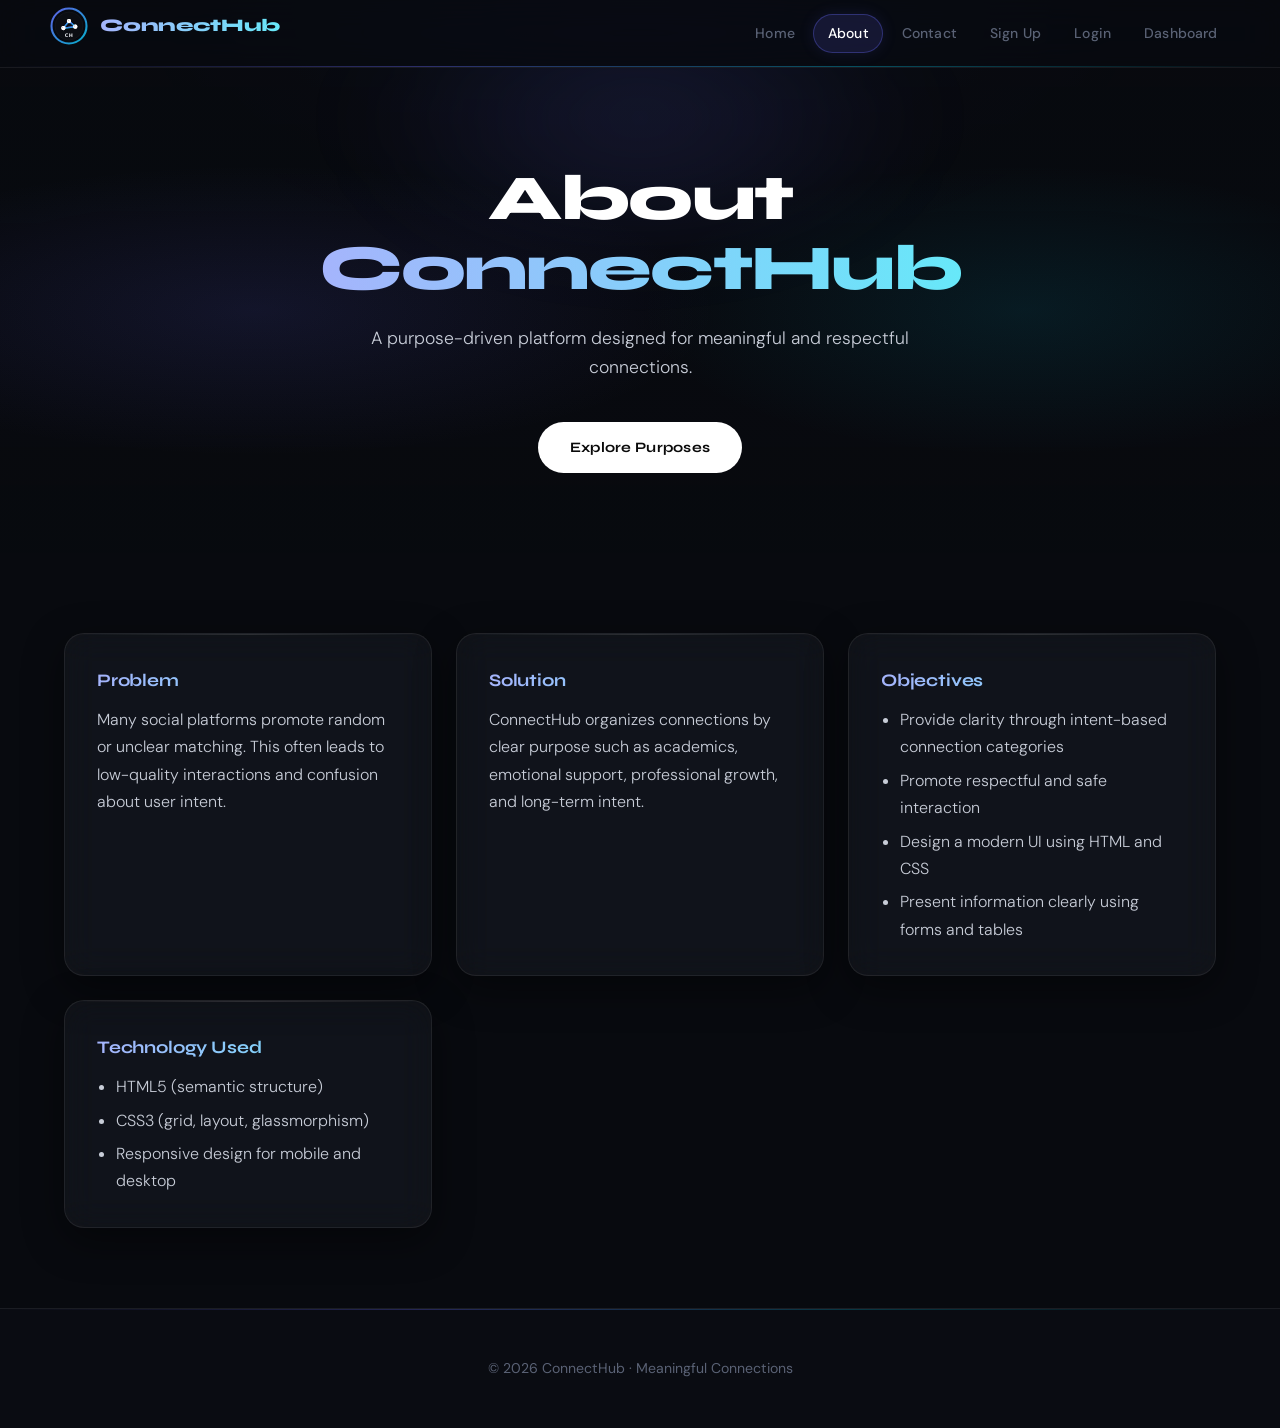
<file: about.html>
<!DOCTYPE html>
<html lang="en">
<head>
  <meta charset="UTF-8" />
  <meta name="viewport" content="width=device-width, initial-scale=1.0" />
  <title>About | ConnectHub</title>
  <link rel="stylesheet" href="style.css" />
</head>

<body>
<header class="navbar">
  <h1 class="logo">
  <a href="index.html" class="logo-wrap" aria-label="ConnectHub Home">
    <svg class="logo-icon" xmlns="http://www.w3.org/2000/svg" width="42" height="42" viewBox="0 0 120 120" role="img" aria-label="ConnectHub logo">
      <defs>
        <linearGradient id="chGrad" x1="0%" y1="0%" x2="100%" y2="100%">
          <stop offset="0%" stop-color="#6366F1"/>
          <stop offset="100%" stop-color="#06B6D4"/>
        </linearGradient>

        <filter id="softGlow" x="-30%" y="-30%" width="160%" height="160%">
          <feGaussianBlur stdDeviation="2.2" result="blur"/>
          <feMerge>
            <feMergeNode in="blur"/>
            <feMergeNode in="SourceGraphic"/>
          </feMerge>
        </filter>
      </defs>

      <circle cx="60" cy="60" r="50" fill="none" stroke="url(#chGrad)" stroke-width="6" opacity="0.95"/>
      <circle cx="60" cy="60" r="40" fill="#0b0d12" stroke="rgba(255,255,255,0.10)" stroke-width="1"/>

      <g stroke="url(#chGrad)" stroke-width="4" stroke-linecap="round" filter="url(#softGlow)">
        <line x1="44" y1="66" x2="60" y2="46"/>
        <line x1="60" y1="46" x2="78" y2="62"/>
        <line x1="44" y1="66" x2="78" y2="62"/>
      </g>

      <g filter="url(#softGlow)">
        <circle cx="60" cy="46" r="6" fill="#ffffff"/>
        <circle cx="44" cy="66" r="6" fill="#ffffff"/>
        <circle cx="78" cy="62" r="6" fill="#ffffff"/>

        <circle cx="58" cy="44" r="1.2" fill="#0b0d12" opacity="0.55"/>
        <circle cx="42" cy="64" r="1.2" fill="#0b0d12" opacity="0.55"/>
        <circle cx="76" cy="60" r="1.2" fill="#0b0d12" opacity="0.55"/>
      </g>

      <text x="60" y="92" text-anchor="middle"
            font-size="14"
            font-family="system-ui, -apple-system, Segoe UI, Roboto, Arial"
            font-weight="800"
            fill="#e5e7eb"
            letter-spacing="1">CH</text>
    </svg>

    <span class="logo-text">ConnectHub</span>
  </a>
</h1>
  <nav class="nav-links">
    <a href="index.html">Home</a>
   <a class="active" href="about.html">About</a>
    <a href="contact.html">Contact</a>
    <a href="signup.html">Sign Up</a>
    <a href="login.html">Login</a>
    <a href="dashboard.html">Dashboard</a>
  </nav>
</header>

<section class="hero hero-small">
  <div class="hero-inner">
    <h2>About <span>ConnectHub</span></h2>
    <p>A purpose-driven platform designed for meaningful and respectful connections.</p>
    <a href="explore.html" class="btn">Explore Purposes</a>
  </div>
</section>

<section class="container">
  <div class="about-grid">
    <article class="glass about-card">
      <h3>Problem</h3>
      <p>
        Many social platforms promote random or unclear matching. This often leads to
        low-quality interactions and confusion about user intent.
      </p>
    </article>

    <article class="glass about-card">
      <h3>Solution</h3>
      <p>
        ConnectHub organizes connections by clear purpose such as academics,
        emotional support, professional growth, and long-term intent.
      </p>
    </article>

    <article class="glass about-card">
      <h3>Objectives</h3>
      <ul class="bullets">
        <li>Provide clarity through intent-based connection categories</li>
        <li>Promote respectful and safe interaction</li>
        <li>Design a modern UI using HTML and CSS</li>
        <li>Present information clearly using forms and tables</li>
      </ul>
    </article>

    <article class="glass about-card">
      <h3>Technology Used</h3>
      <ul class="bullets">
        <li>HTML5 (semantic structure)</li>
        <li>CSS3 (grid, layout, glassmorphism)</li>
        <li>Responsive design for mobile and desktop</li>
      </ul>
    </article>
  </div>
</section>

<footer class="footer">
  <p>© 2026 ConnectHub · Meaningful Connections</p>
</footer>
<div id="toast"></div>
</body>
</html>
</file>
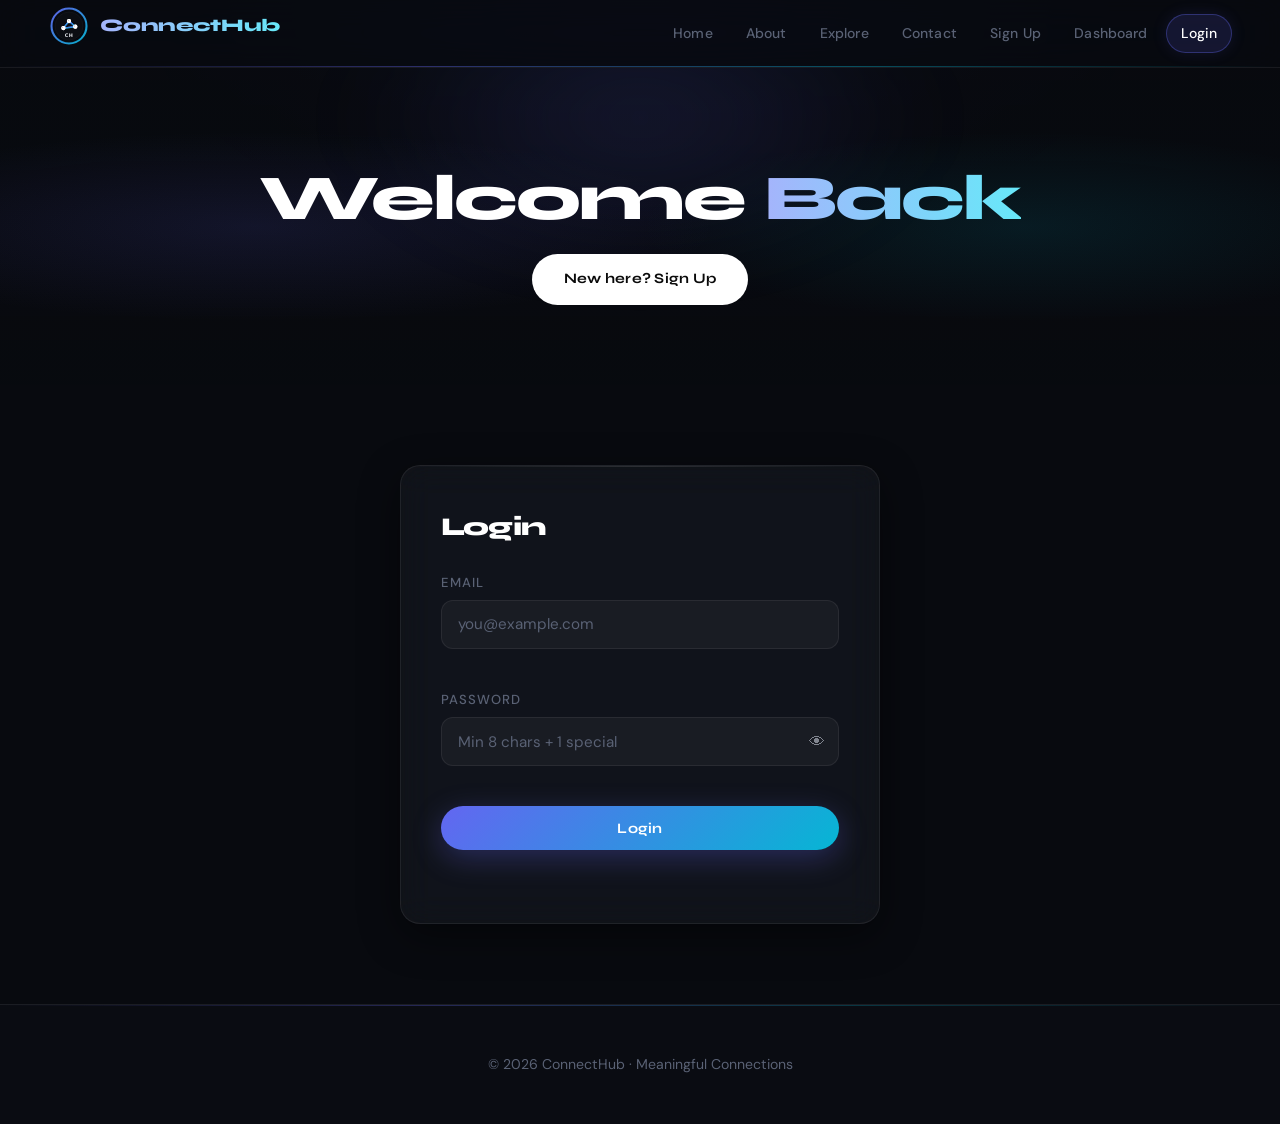
<file: dashboard.html>
<!DOCTYPE html>
<html lang="en">
<head>
  <meta charset="UTF-8" />
  <meta name="viewport" content="width=device-width, initial-scale=1.0"/>
  <title>Dashboard | ConnectHub</title>
  <link rel="stylesheet" href="style.css"/>
</head>

<body class="dashboard-body">

<!-- 🔥 SIDEBAR -->
<aside class="sidebar">
  <h2 class="logo-text">ConnectHub</h2>

  <nav>
    <a class="active" href="#"> Dashboard</a>
    <a href="explore.html"> Explore</a>
    <a href="contact.html"> Contact</a>
    <a href="index.html"> Home</a>
    <a href="about.html"> About</a>
    <a href="login.html"> Login</a>
  </nav>

  <button id="logoutBtn" class="btn btn-small">Logout</button>
</aside>

<!-- 🔥 MAIN CONTENT -->
<main class="main">

  <!-- USER HEADER -->
  <div class="dashboard-header glass">
    <h1 id="welcomeText">Welcome</h1>
    <p id="userEmail"></p>
  </div>

  <!-- STATS -->
  <div class="stats">
    <div class="stat-card">
      <h3>📅 Last Login</h3>
      <p id="lastLogin">—</p>
    </div>

    <div class="stat-card">
      <h3>🔑 Total Logins</h3>
      <p id="loginCount">0</p>
    </div>

    <div class="stat-card">
      <h3>⭐ Saved Profiles</h3>
      <p id="savedCount">0</p>
    </div>
  </div>

  <!-- SAVED USERS -->
  <div class="glass saved-box">
    <h2>⭐ Saved Profiles</h2>
    <div id="savedList"></div>
  </div>

</main>

<script src="script.js"></script>
</body>
</html>
</file>
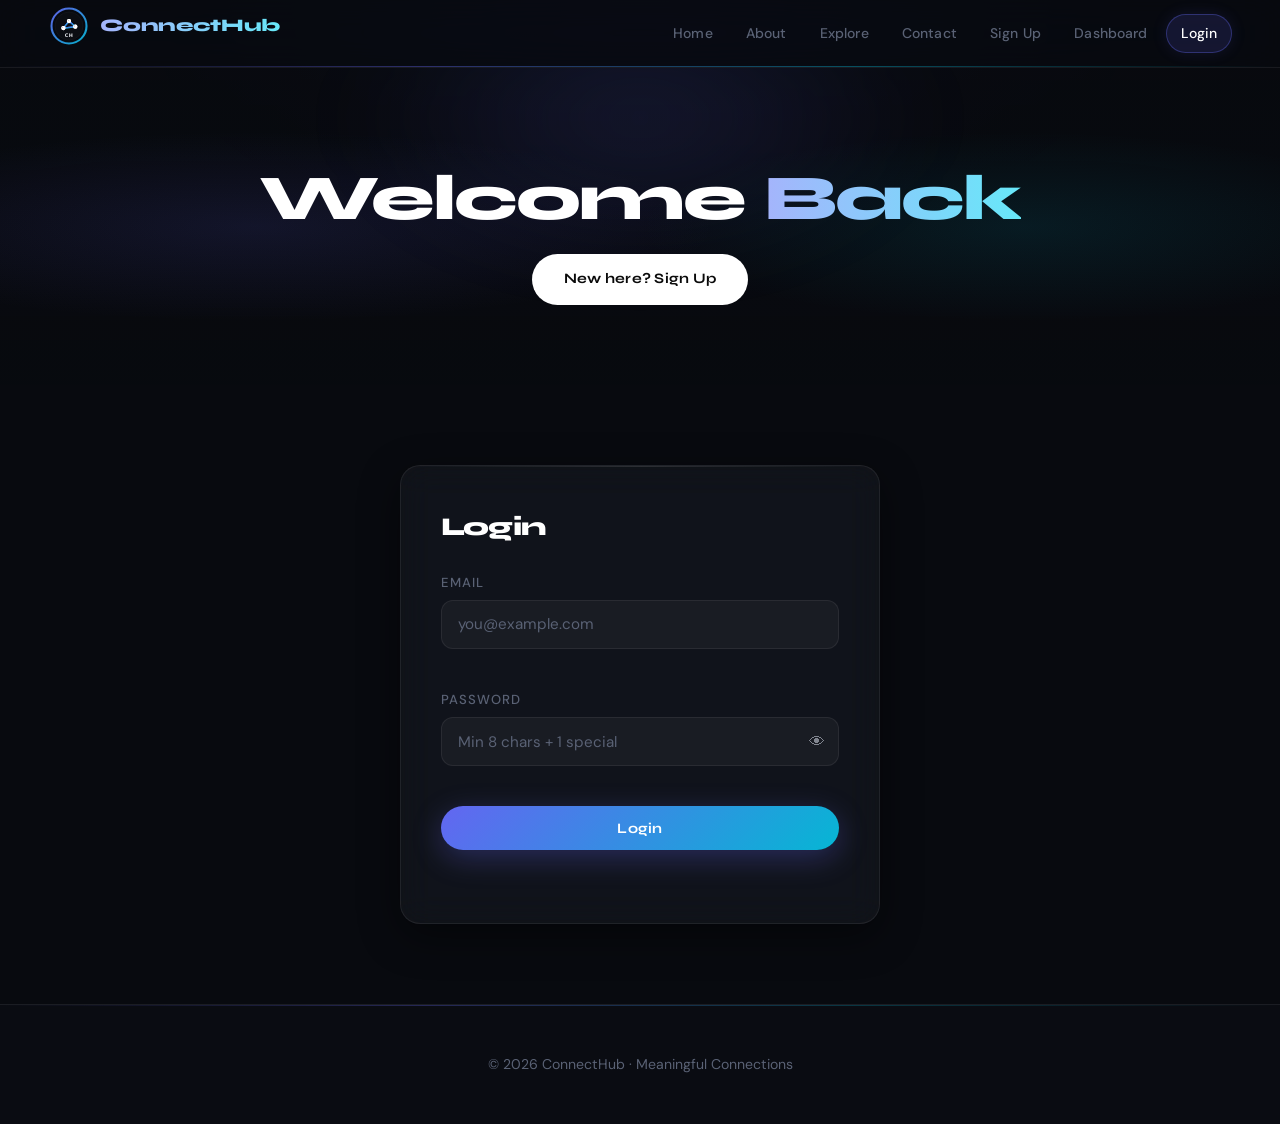
<file: login.html>
<!doctype html>
<html lang="en">
  <head>
    <meta charset="UTF-8" />
    <meta name="viewport" content="width=device-width, initial-scale=1.0" />
    <title>Login | ConnectHub</title>
    <link rel="stylesheet" href="style.css" />
  </head>

  <body>
    <div id="loader">Loading ConnectHub...</div>
    <header class="navbar">
      <h1 class="logo">
        <a href="index.html" class="logo-wrap" aria-label="ConnectHub Home">
          <svg class="logo-icon" xmlns="http://www.w3.org/2000/svg" width="42" height="42" viewBox="0 0 120 120" role="img" aria-label="ConnectHub logo">
            <defs>
              <linearGradient id="chGrad" x1="0%" y1="0%" x2="100%" y2="100%">
                <stop offset="0%" stop-color="#6366F1"/>
                <stop offset="100%" stop-color="#06B6D4"/>
              </linearGradient>

              <filter id="softGlow" x="-30%" y="-30%" width="160%" height="160%">
                <feGaussianBlur stdDeviation="2.2" result="blur"/>
                <feMerge>
                  <feMergeNode in="blur"/>
                  <feMergeNode in="SourceGraphic"/>
                </feMerge>
              </filter>
            </defs>

            <circle cx="60" cy="60" r="50" fill="none" stroke="url(#chGrad)" stroke-width="6" opacity="0.95"/>
            <circle cx="60" cy="60" r="40" fill="#0b0d12" stroke="rgba(255,255,255,0.10)" stroke-width="1"/>

            <g stroke="url(#chGrad)" stroke-width="4" stroke-linecap="round" filter="url(#softGlow)">
              <line x1="44" y1="66" x2="60" y2="46"/>
              <line x1="60" y1="46" x2="78" y2="62"/>
              <line x1="44" y1="66" x2="78" y2="62"/>
            </g>

            <g filter="url(#softGlow)">
              <circle cx="60" cy="46" r="6" fill="#ffffff"/>
              <circle cx="44" cy="66" r="6" fill="#ffffff"/>
              <circle cx="78" cy="62" r="6" fill="#ffffff"/>

              <circle cx="58" cy="44" r="1.2" fill="#0b0d12" opacity="0.55"/>
              <circle cx="42" cy="64" r="1.2" fill="#0b0d12" opacity="0.55"/>
              <circle cx="76" cy="60" r="1.2" fill="#0b0d12" opacity="0.55"/>
            </g>

            <text x="60" y="92" text-anchor="middle"
                  font-size="14"
                  font-family="system-ui, -apple-system, Segoe UI, Roboto, Arial"
                  font-weight="800"
                  fill="#e5e7eb"
                  letter-spacing="1">CH</text>
          </svg>

          <span class="logo-text">ConnectHub</span>
        </a>
      </h1>

      <nav class="nav-links">
        <a href="index.html">Home</a>
        <a href="about.html">About</a>
        <a href="explore.html">Explore</a>
        <a href="contact.html">Contact</a>
        <a href="signup.html">Sign Up</a>
        <a href="dashboard.html">Dashboard</a>
        <a class="active" href="login.html" aria-current="page">Login</a>
      </nav>
    </header>

    <section class="hero hero-small">
      <div class="hero-inner">
        <h2>Welcome <span>Back</span></h2>
        <a href="signup.html" class="btn">New here? Sign Up</a>
      </div>
    </section>

    <section class="container">
      <div class="glass auth-wrap">
        <h3 class="auth-title">Login</h3>

        <form
          id="loginForm"
          class="form-grid"
          autocomplete="on"
          novalidate
        >
          <div class="field">
            <label for="li_email">Email</label>
            <input
              id="li_email"
              name="email"
              type="email"
              required
              placeholder="you@example.com"
            />
            <small class="error" id="liEmailError"></small>
          </div>

          <div class="field">
  <label for="li_password">Password</label>

  <div class="password-wrap">
    <input
      id="li_password"
      name="password"
      type="password"
      required
      placeholder="Min 8 chars + 1 special"
      minlength="8"
      pattern="^(?=.*[^A-Za-z0-9]).{8,}$"
      title="Password must be at least 8 characters and contain at least 1 special character."
    />
    <span onclick="togglePassword('li_password')">👁</span>
  </div>

  <small class="error" id="liPasswordError"></small>
</div>

          <button type="submit" class="btn btn-solid">Login</button>

          <p class="muted-note" id="loginStatus">
          </p>
        </form>
      </div>
    </section>

    <footer class="footer">
      <p>© 2026 ConnectHub · Meaningful Connections</p>
    </footer>

    <script src="script.js"></script>
    <div id="toast"></div>
  </body>
</html>
</file>
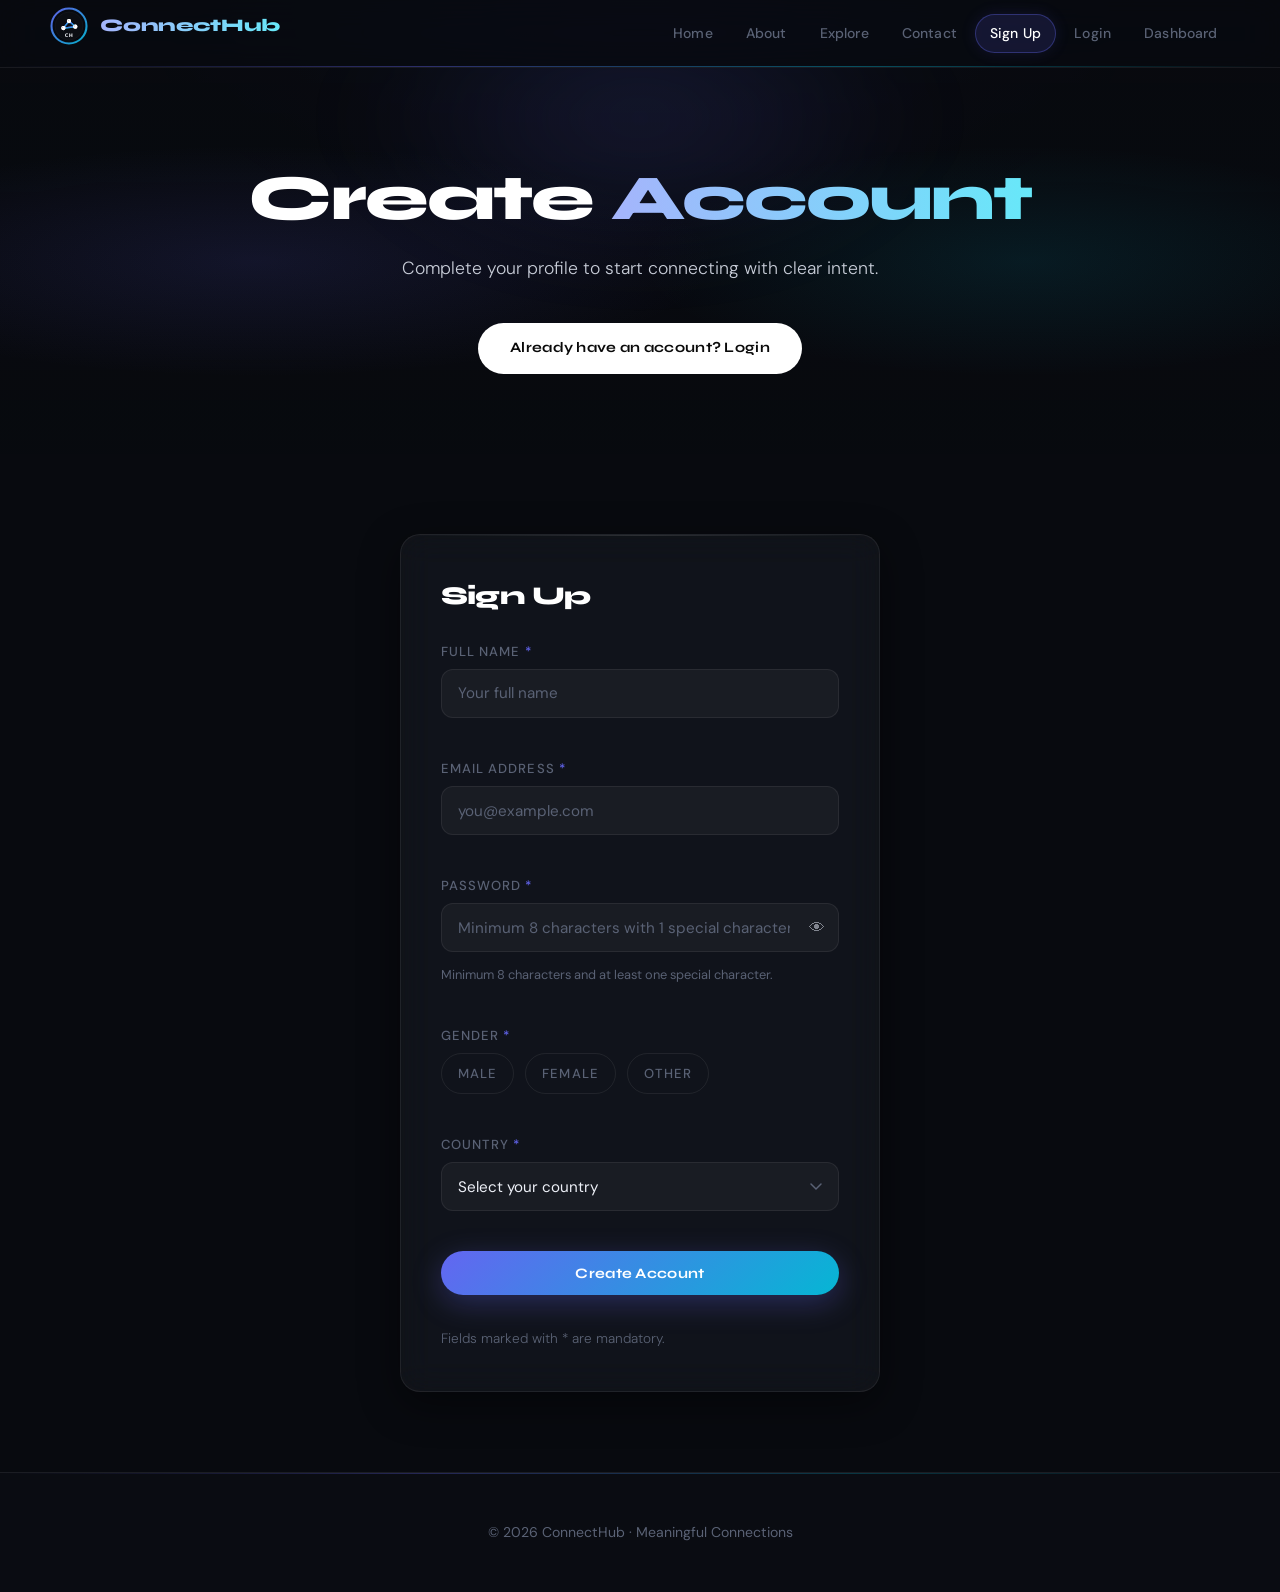
<file: signup.html>
<!doctype html>
<html lang="en">
  <head>
    <meta charset="UTF-8" />
    <meta name="viewport" content="width=device-width, initial-scale=1.0" />
    <title>Sign Up | ConnectHub</title>
    <link rel="stylesheet" href="style.css" />
  </head>

  <body>
    <div id="loader">Loading ConnectHub...</div>
    <header class="navbar">
      <h1 class="logo">
        <a href="index.html" class="logo-wrap" aria-label="ConnectHub Home">
          <svg class="logo-icon" xmlns="http://www.w3.org/2000/svg" width="42" height="42" viewBox="0 0 120 120" role="img" aria-label="ConnectHub logo">
            <defs>
              <linearGradient id="chGrad" x1="0%" y1="0%" x2="100%" y2="100%">
                <stop offset="0%" stop-color="#6366F1"/>
                <stop offset="100%" stop-color="#06B6D4"/>
              </linearGradient>

              <filter id="softGlow" x="-30%" y="-30%" width="160%" height="160%">
                <feGaussianBlur stdDeviation="2.2" result="blur"/>
                <feMerge>
                  <feMergeNode in="blur"/>
                  <feMergeNode in="SourceGraphic"/>
                </feMerge>
              </filter>
            </defs>

            <circle cx="60" cy="60" r="50" fill="none" stroke="url(#chGrad)" stroke-width="6" opacity="0.95"/>
            <circle cx="60" cy="60" r="40" fill="#0b0d12" stroke="rgba(255,255,255,0.10)" stroke-width="1"/>

            <g stroke="url(#chGrad)" stroke-width="4" stroke-linecap="round" filter="url(#softGlow)">
              <line x1="44" y1="66" x2="60" y2="46"/>
              <line x1="60" y1="46" x2="78" y2="62"/>
              <line x1="44" y1="66" x2="78" y2="62"/>
            </g>

            <g filter="url(#softGlow)">
              <circle cx="60" cy="46" r="6" fill="#ffffff"/>
              <circle cx="44" cy="66" r="6" fill="#ffffff"/>
              <circle cx="78" cy="62" r="6" fill="#ffffff"/>

              <circle cx="58" cy="44" r="1.2" fill="#0b0d12" opacity="0.55"/>
              <circle cx="42" cy="64" r="1.2" fill="#0b0d12" opacity="0.55"/>
              <circle cx="76" cy="60" r="1.2" fill="#0b0d12" opacity="0.55"/>
            </g>

            <text x="60" y="92" text-anchor="middle"
                  font-size="14"
                  font-family="system-ui, -apple-system, Segoe UI, Roboto, Arial"
                  font-weight="800"
                  fill="#e5e7eb"
                  letter-spacing="1">CH</text>
          </svg>

          <span class="logo-text">ConnectHub</span>
        </a>
      </h1>

      <nav class="nav-links">
        <a href="index.html">Home</a>
        <a href="about.html">About</a>
        <a href="explore.html">Explore</a>
        <a href="contact.html">Contact</a>
        <a class="active" href="signup.html" aria-current="page">Sign Up</a>
        <a href="login.html">Login</a>
        <a href="dashboard.html">Dashboard</a>
      
      </nav>
    </header>

    <section class="hero hero-small">
      <div class="hero-inner">
        <h2>Create <span>Account</span></h2>
        <p>Complete your profile to start connecting with clear intent.</p>
        <a href="login.html" class="btn">Already have an account? Login</a>
      </div>
    </section>

    <section class="container">
      <div class="glass auth-wrap">
        <h3 class="auth-title">Sign Up</h3>

        <form
          id="signupForm"
          class="form-grid"
          autocomplete="on"
          novalidate
        >
          <div class="field">
            <label for="su_name">Full Name <span class="req">*</span></label>
            <input
              id="su_name"
              name="name"
              type="text"
              placeholder="Your full name"
              required
              minlength="2"
              maxlength="50"
              pattern="^[A-Za-z][A-Za-z\s.'-]{1,49}$"
              title="Name must contain only letters and spaces (minimum 2 characters)."
            />
            <small class="error" id="suNameError"></small>
          </div>

          <div class="field">
            <label for="su_email">Email Address <span class="req">*</span></label>
            <input
              id="su_email"
              name="email"
              type="email"
              placeholder="you@example.com"
              required
              title="Enter a valid email address."
            />
            <small class="error" id="suEmailError"></small>
          </div>

          <div class="field">
  <label for="su_password">Password <span class="req">*</span></label>

  <div class="password-wrap">
    <input
      id="su_password"
      name="password"
      type="password"
      placeholder="Minimum 8 characters with 1 special character"
      required
      minlength="8"
      pattern="^(?=.*[^A-Za-z0-9]).{8,}$"
    />
    <span onclick="togglePassword('su_password')">👁</span>
  </div>

  <small class="help-text">
    Minimum 8 characters and at least one special character.
  </small>
  <small class="error" id="suPasswordError"></small>
</div>

          <div class="field">
            <label>Gender <span class="req">*</span></label>
            <div class="radio-row">
              <label class="radio-pill">
                <input type="radio" name="gender" value="Male" required />
                <span>Male</span>
              </label>
              <label class="radio-pill">
                <input type="radio" name="gender" value="Female" required />
                <span>Female</span>
              </label>
              <label class="radio-pill">
                <input type="radio" name="gender" value="Other" required />
                <span>Other</span>
              </label>
            </div>
            <small class="error" id="suGenderError"></small>
          </div>

          <div class="field">
            <label for="su_country">Country <span class="req">*</span></label>
            <select
              id="su_country"
              name="country"
              required
              title="Please select your country."
            >
              <option value="" selected disabled>Select your country</option>
              <option value="India">India</option>
              <option value="United States">United States</option>
              <option value="United Kingdom">United Kingdom</option>
              <option value="Canada">Canada</option>
              <option value="Australia">Australia</option>
              <option value="Other">Other</option>
            </select>
            <small class="error" id="suCountryError"></small>
          </div>

          <button type="submit" class="btn btn-solid">Create Account</button>

          <p class="muted-note" id="signupStatus">
            Fields marked with * are mandatory.
          </p>
        </form>
      </div>
    </section>

    <footer class="footer">
      <p>© 2026 ConnectHub · Meaningful Connections</p>
    </footer>

    <script src="script.js"></script>
    <div id="toast"></div>
  </body>
</html>
</file>
<file: style.css>
/* =========================
   CONNECTHUB — PREMIUM UI 2026
   Aesthetic: Dark Luxury / Editorial Aurora
========================= */

@import url('https://fonts.googleapis.com/css2?family=Syne:wght@400;600;700;800&family=DM+Sans:ital,opsz,wght@0,9..40,300;0,9..40,400;0,9..40,500;1,9..40,300&display=swap');

/* =========================
   CSS CUSTOM PROPERTIES
========================= */
:root {
  --bg: #080a0f;
  --bg-2: #0c0e14;
  --panel: #0f1118;
  --panel-2: #0a0c12;
  --border: rgba(255,255,255,0.07);
  --border-hover: rgba(255,255,255,0.14);
  --text: #c8cdd8;
  --text-bright: #edf0f7;
  --muted: #5a6275;
  --white: #ffffff;

  /* Aurora palette */
  --aurora-1: #6366f1;   /* indigo */
  --aurora-2: #8b5cf6;   /* violet */
  --aurora-3: #06b6d4;   /* cyan */
  --aurora-4: #0ea5e9;   /* sky */

  --grad: linear-gradient(135deg, var(--aurora-1), var(--aurora-3));
  --grad-text: linear-gradient(90deg, #a5b4fc, #67e8f9);
  --grad-warm: linear-gradient(135deg, #6366f1 0%, #8b5cf6 50%, #06b6d4 100%);

  --radius: 20px;
  --radius-sm: 12px;
  --radius-xs: 8px;

  --shadow-sm: 0 4px 20px rgba(0,0,0,0.3);
  --shadow-md: 0 12px 40px rgba(0,0,0,0.45);
  --shadow-lg: 0 24px 60px rgba(0,0,0,0.55);
  --shadow-glow: 0 0 40px rgba(99,102,241,0.15);

  --font-display: 'Syne', system-ui, sans-serif;
  --font-body: 'DM Sans', system-ui, sans-serif;

  --transition: all 0.28s cubic-bezier(0.4,0,0.2,1);
}

/* =========================
   RESET + BASE
========================= */
*, *::before, *::after {
  margin: 0; padding: 0;
  box-sizing: border-box;
}

html {
  scroll-behavior: smooth;
  scrollbar-width: thin;
  scrollbar-color: rgba(99,102,241,0.3) transparent;
}

html::-webkit-scrollbar { width: 5px; }
html::-webkit-scrollbar-track { background: transparent; }
html::-webkit-scrollbar-thumb {
  background: rgba(99,102,241,0.35);
  border-radius: 999px;
}

body {
  font-family: var(--font-body);
  background: var(--bg);
  color: var(--text);
  line-height: 1.65;
  min-height: 100vh;
  -webkit-font-smoothing: antialiased;
}

/* Ambient background glow */
body::before {
  content: '';
  position: fixed;
  top: -30vh;
  left: 50%;
  transform: translateX(-50%);
  width: 80vw;
  height: 60vh;
  background: radial-gradient(ellipse, rgba(99,102,241,0.08) 0%, transparent 70%);
  pointer-events: none;
  z-index: 0;
}

a { color: inherit; text-decoration: none; }

/* =========================
   LOADER
========================= */
#loader {
  position: fixed;
  inset: 0;
  background: var(--bg);
  display: flex;
  align-items: center;
  justify-content: center;
  z-index: 9999;
  font-family: var(--font-display);
  font-size: 1rem;
  font-weight: 700;
  letter-spacing: 0.15em;
  text-transform: uppercase;
  color: var(--muted);
  transition: opacity 0.5s ease, visibility 0.5s ease;
}

#loader::after {
  content: '';
  position: absolute;
  bottom: 0;
  left: 0;
  height: 2px;
  width: 0%;
  background: var(--grad);
  animation: loaderBar 0.9s ease-out forwards;
}

@keyframes loaderBar {
  to { width: 100%; }
}

/* =========================
   NAVBAR
========================= */
.navbar {
  display: flex;
  justify-content: space-between;
  align-items: center;
  padding: 0 3rem;
  height: 68px;
  background: rgba(8,10,15,0.82);
  backdrop-filter: blur(20px) saturate(180%);
  -webkit-backdrop-filter: blur(20px) saturate(180%);
  border-bottom: 1px solid var(--border);
  position: sticky;
  top: 0;
  z-index: 100;
  transition: var(--transition);
}

.navbar::after {
  content: '';
  position: absolute;
  bottom: 0;
  left: 0;
  right: 0;
  height: 1px;
  background: linear-gradient(90deg, transparent, rgba(99,102,241,0.4), rgba(6,182,212,0.4), transparent);
}

/* Logo */
.logo { font-weight: 800; color: var(--white); }

.logo-wrap {
  display: inline-flex;
  align-items: center;
  gap: 10px;
}

.logo-icon { display: block; flex: 0 0 auto; }

.logo-text {
  font-family: var(--font-display);
  font-weight: 800;
  font-size: 1.1rem;
  letter-spacing: -0.01em;
  background: var(--grad-text);
  -webkit-background-clip: text;
  -webkit-text-fill-color: transparent;
  background-clip: text;
}

/* Nav links */
.nav-links {
  display: flex;
  align-items: center;
  gap: 0.25rem;
}

.nav-links a {
  color: var(--muted);
  font-size: 0.875rem;
  font-weight: 500;
  padding: 0.45rem 0.85rem;
  border-radius: 999px;
  border: 1px solid transparent;
  letter-spacing: 0.01em;
  transition: var(--transition);
  white-space: nowrap;
}

.nav-links a:hover {
  color: var(--text-bright);
  background: rgba(255,255,255,0.05);
  border-color: var(--border);
}

.nav-links a.active {
  color: var(--white);
  background: rgba(99,102,241,0.15);
  border-color: rgba(99,102,241,0.35);
  box-shadow: 0 0 16px rgba(99,102,241,0.12);
}

.nav-user {
  font-size: 0.875rem;
  font-weight: 600;
  color: #a5b4fc;
  padding: 0 0.5rem;
}

.btn-small {
  padding: 0.4rem 0.85rem;
  font-size: 0.8rem;
  margin-left: 0.25rem;
}

/* =========================
   HERO
========================= */
.hero {
  position: relative;
  background:
    linear-gradient(rgba(8,10,15,0.75), rgba(8,10,15,0.9)),
    url("https://images.unsplash.com/photo-1522202176988-66273c2fd55f")
    center / cover no-repeat;
  padding: 9rem 4rem 8rem;
  text-align: center;
  overflow: hidden;
}

.hero::before {
  content: '';
  position: absolute;
  inset: 0;
  background:
    radial-gradient(ellipse 60% 50% at 20% 50%, rgba(99,102,241,0.12) 0%, transparent 60%),
    radial-gradient(ellipse 50% 50% at 80% 50%, rgba(6,182,212,0.10) 0%, transparent 60%);
  pointer-events: none;
}

/* Animated aurora orbs */
.hero::after {
  content: '';
  position: absolute;
  top: -100px;
  left: 50%;
  transform: translateX(-50%);
  width: 600px;
  height: 300px;
  background: radial-gradient(ellipse, rgba(99,102,241,0.14) 0%, transparent 70%);
  filter: blur(40px);
  animation: pulse 6s ease-in-out infinite;
}

@keyframes pulse {
  0%, 100% { opacity: 0.6; transform: translateX(-50%) scale(1); }
  50% { opacity: 1; transform: translateX(-50%) scale(1.1); }
}

.hero-small {
  padding: 6rem 4rem 5rem;
}

.hero-inner {
  position: relative;
  z-index: 1;
  max-width: 820px;
  margin: 0 auto;
}

.hero h2 {
  font-family: var(--font-display);
  font-size: clamp(2.5rem, 5vw, 4.2rem);
  font-weight: 800;
  color: var(--white);
  line-height: 1.1;
  letter-spacing: -0.03em;
  margin-bottom: 1.2rem;
  animation: fadeUp 0.7s ease both;
}

.hero h2 span {
  background: var(--grad-text);
  -webkit-background-clip: text;
  -webkit-text-fill-color: transparent;
  background-clip: text;
}

.hero p {
  color: var(--text);
  font-size: 1.1rem;
  font-weight: 300;
  max-width: 600px;
  margin: 0 auto 2.5rem;
  opacity: 0.9;
  animation: fadeUp 0.7s 0.15s ease both;
}

@keyframes fadeUp {
  from { opacity: 0; transform: translateY(20px); }
  to { opacity: 1; transform: translateY(0); }
}

/* =========================
   BUTTONS
========================= */
.btn {
  display: inline-flex;
  align-items: center;
  gap: 0.5rem;
  background: var(--white);
  color: #0a0a0a;
  padding: 0.85rem 2rem;
  border-radius: 999px;
  font-family: var(--font-display);
  font-weight: 700;
  font-size: 0.9rem;
  letter-spacing: 0.02em;
  border: none;
  cursor: pointer;
  transition: var(--transition);
  animation: fadeUp 0.7s 0.3s ease both;
  position: relative;
  overflow: hidden;
}

.btn::before {
  content: '';
  position: absolute;
  inset: 0;
  background: var(--grad);
  opacity: 0;
  transition: opacity 0.3s ease;
}

.btn:hover {
  color: #fff;
  transform: translateY(-3px);
  box-shadow: 0 16px 40px rgba(99,102,241,0.35);
}

.btn:hover::before { opacity: 1; }

.btn span, .btn > * { position: relative; z-index: 1; }

.btn-solid {
  width: 100%;
  justify-content: center;
  background: var(--grad);
  color: white;
  box-shadow: 0 8px 30px rgba(99,102,241,0.3);
}

.btn-solid::before { background: linear-gradient(135deg, #4f51d4, #0590aa); }

.btn-solid:hover {
  color: white;
  box-shadow: 0 16px 40px rgba(99,102,241,0.45);
}

/* =========================
   GLASS CARDS
========================= */
.glass {
  background: rgba(255,255,255,0.04);
  border: 1px solid var(--border);
  backdrop-filter: blur(16px) saturate(150%);
  -webkit-backdrop-filter: blur(16px) saturate(150%);
  border-radius: var(--radius);
  box-shadow: var(--shadow-md);
  position: relative;
  overflow: hidden;
}

.glass::before {
  content: '';
  position: absolute;
  top: 0; left: 0; right: 0;
  height: 1px;
  background: linear-gradient(90deg, transparent, rgba(255,255,255,0.12), transparent);
  pointer-events: none;
}

/* =========================
   CONTAINER
========================= */
.container {
  padding: 5rem 4rem;
  position: relative;
  z-index: 1;
}

.section-head {
  margin-bottom: 2.5rem;
}

.section-title {
  font-family: var(--font-display);
  font-size: clamp(1.8rem, 3vw, 2.6rem);
  font-weight: 800;
  color: var(--white);
  letter-spacing: -0.03em;
  margin-bottom: 0.5rem;
}

.section-subtitle {
  color: var(--muted);
  font-size: 0.95rem;
  font-weight: 300;
}

/* =========================
   PURPOSE IMAGE GRID (Home)
========================= */
.purpose-image-grid {
  display: grid;
  grid-template-columns: repeat(auto-fit, minmax(260px, 1fr));
  gap: 1.2rem;
}

.purpose-card-img {
  position: relative;
  border-radius: var(--radius);
  overflow: hidden;
  height: 210px;
  border: 1px solid var(--border);
  transition: var(--transition);
  display: block;
}

.purpose-card-img::after {
  content: '';
  position: absolute;
  inset: 0;
  background: linear-gradient(135deg, rgba(99,102,241,0.25), rgba(6,182,212,0.15));
  opacity: 0;
  transition: opacity 0.3s ease;
}

.purpose-card-img img {
  width: 100%;
  height: 100%;
  object-fit: cover;
  transition: transform 0.5s cubic-bezier(0.4,0,0.2,1);
  filter: brightness(0.7) saturate(0.9);
}

.purpose-card-img span {
  position: absolute;
  inset: 0;
  display: flex;
  align-items: flex-end;
  padding: 1.2rem 1.4rem;
  font-family: var(--font-display);
  font-weight: 700;
  font-size: 1rem;
  color: #ffffff;
  background: linear-gradient(transparent 40%, rgba(8,10,15,0.85));
  letter-spacing: -0.01em;
  z-index: 1;
  transition: var(--transition);
}

.purpose-card-img:hover {
  transform: translateY(-6px);
  border-color: rgba(99,102,241,0.35);
  box-shadow: 0 20px 50px rgba(99,102,241,0.2);
}

.purpose-card-img:hover img {
  transform: scale(1.08);
  filter: brightness(0.85) saturate(1.1);
}

.purpose-card-img:hover::after { opacity: 1; }

.purpose-card-img:hover span {
  background: linear-gradient(transparent 20%, rgba(8,10,15,0.9));
}

/* =========================
   JOIN SECTION
========================= */
.join-layout {
  display: grid;
  grid-template-columns: 1fr 1.3fr;
  gap: 2rem;
  align-items: stretch;
}

.join-info {
  padding: 2.5rem;
}

.join-info h3 {
  font-family: var(--font-display);
  font-size: 1.5rem;
  font-weight: 800;
  color: var(--white);
  letter-spacing: -0.02em;
  margin-bottom: 0.8rem;
}

.join-info p {
  color: var(--text);
  font-weight: 300;
  margin-bottom: 1.5rem;
  line-height: 1.7;
}

.why-columns { margin-bottom: 1.5rem; }

.checklist {
  list-style: none;
  display: grid;
  gap: 0.7rem;
}

.checklist li {
  display: flex;
  align-items: center;
  gap: 0.7rem;
  color: var(--text-bright);
  font-size: 0.9rem;
}

.checklist li::before {
  content: '';
  width: 18px;
  height: 18px;
  border-radius: 50%;
  background: var(--grad);
  display: flex;
  flex-shrink: 0;
  background-image: url("data:image/svg+xml,%3Csvg xmlns='http://www.w3.org/2000/svg' viewBox='0 0 16 16' fill='white'%3E%3Cpath d='M13.78 4.22a.75.75 0 010 1.06l-7.25 7.25a.75.75 0 01-1.06 0L2.22 9.28a.75.75 0 011.06-1.06L6 10.94l6.72-6.72a.75.75 0 011.06 0z'/%3E%3C/svg%3E");
  background-size: 10px;
  background-position: center;
  background-repeat: no-repeat;
}

/* FORM */
.join-form { padding: 2.5rem; }

.form-grid { display: grid; gap: 1.3rem; }

.field {
  display: grid;
  gap: 0.4rem;
}

.field label {
  font-size: 0.82rem;
  font-weight: 500;
  color: var(--muted);
  text-transform: uppercase;
  letter-spacing: 0.08em;
}

.req { color: var(--aurora-1); }

input, textarea, select {
  width: 100%;
  padding: 0.85rem 1rem;
  background: rgba(255,255,255,0.04);
  border: 1px solid var(--border);
  color: var(--text-bright);
  border-radius: var(--radius-sm);
  font-family: var(--font-body);
  font-size: 0.95rem;
  transition: var(--transition);
  -webkit-appearance: none;
}

input::placeholder, textarea::placeholder { color: var(--muted); }

input:focus, textarea:focus, select:focus {
  outline: none;
  border-color: rgba(99,102,241,0.55);
  background: rgba(99,102,241,0.06);
  box-shadow: 0 0 0 4px rgba(99,102,241,0.1);
}

/* Select arrow */
select {
  background-image: url("data:image/svg+xml,%3Csvg xmlns='http://www.w3.org/2000/svg' width='12' height='8' viewBox='0 0 12 8'%3E%3Cpath d='M1 1l5 5 5-5' stroke='%235a6275' stroke-width='1.5' fill='none' stroke-linecap='round'/%3E%3C/svg%3E");
  background-repeat: no-repeat;
  background-position: right 1rem center;
  padding-right: 2.5rem;
}

select option { background: var(--panel); }

.checkbox {
  display: flex;
  align-items: flex-start;
  gap: 0.7rem;
}

.checkbox input {
  width: 18px;
  height: 18px;
  margin-top: 3px;
  flex-shrink: 0;
  accent-color: var(--aurora-1);
}

.checkbox label {
  font-size: 0.88rem;
  text-transform: none;
  letter-spacing: 0;
  color: var(--text);
}

/* =========================
   FORM ERROR STATES
========================= */
.error {
  display: block;
  font-size: 0.8rem;
  color: #f87171;
  min-height: 1em;
  letter-spacing: 0.01em;
}

.input-error {
  border-color: rgba(248, 113, 113, 0.7) !important;
  box-shadow: 0 0 0 3px rgba(248, 113, 113, 0.12) !important;
}

.field.checkbox .error { margin-top: 0.25rem; }

/* =========================
   ABOUT GRID
========================= */
.about-grid {
  display: grid;
  grid-template-columns: repeat(auto-fit, minmax(280px, 1fr));
  gap: 1.5rem;
}

.about-card {
  padding: 2rem;
  transition: var(--transition);
}

.about-card:hover {
  transform: translateY(-4px);
  border-color: var(--border-hover);
  box-shadow: var(--shadow-lg), var(--shadow-glow);
}

.about-card h3 {
  font-family: var(--font-display);
  font-size: 1.1rem;
  font-weight: 700;
  color: var(--white);
  letter-spacing: -0.01em;
  margin-bottom: 0.7rem;
  background: var(--grad-text);
  -webkit-background-clip: text;
  -webkit-text-fill-color: transparent;
  background-clip: text;
}

.about-card p, .about-card .bullets {
  color: var(--text);
  font-weight: 300;
  line-height: 1.7;
}

.bullets {
  padding-left: 1.2rem;
  margin-top: 0.5rem;
  display: grid;
  gap: 0.4rem;
}

.bullets li { color: var(--text); }

/* =========================
   PURPOSE GRID (Explore)
========================= */
.purpose-grid {
  display: grid;
  grid-template-columns: repeat(auto-fit, minmax(280px, 1fr));
  gap: 1.3rem;
}

.purpose-card {
  padding: 1.8rem;
  cursor: pointer;
  transition: var(--transition);
}

.purpose-card:hover {
  transform: translateY(-5px);
  border-color: rgba(99,102,241,0.35);
  box-shadow: var(--shadow-lg), 0 0 30px rgba(99,102,241,0.12);
}

.purpose-card h3 {
  font-family: var(--font-display);
  font-size: 1rem;
  font-weight: 700;
  color: var(--white);
  letter-spacing: -0.01em;
  margin-bottom: 0.5rem;
}

.purpose-card p {
  color: var(--text);
  font-size: 0.9rem;
  font-weight: 300;
  margin-bottom: 1rem;
  line-height: 1.65;
}

.text-link {
  font-size: 0.85rem;
  font-weight: 600;
  color: #a5b4fc;
  display: inline-flex;
  align-items: center;
  gap: 0.35rem;
  transition: gap 0.2s ease;
}

.text-link:hover { gap: 0.6rem; }

/* =========================
   CONTACT LAYOUT
========================= */
.contact-layout {
  display: grid;
  grid-template-columns: 0.85fr 1.3fr;
  gap: 1.8rem;
  align-items: start;
}

.contact-info, .contact-form { padding: 2.2rem; }

.contact-form h3,
.contact-info h3 {
  font-family: var(--font-display);
  font-weight: 700;
  color: var(--white);
  letter-spacing: -0.02em;
  margin-bottom: 1.1rem;
}

.contact-info p {
  color: var(--text);
  margin-bottom: 0.75rem;
  font-size: 0.95rem;
}

.contact-info strong {
  color: var(--text-bright);
  font-weight: 600;
}

/* Map toolbar */
.map-toolbar {
  display: flex;
  gap: 0.8rem;
  flex-wrap: wrap;
  margin-top: 1rem;
}

.map-hint {
  margin-top: 0.9rem;
  color: var(--muted);
  font-size: 0.88rem;
}

/* HQ marker */
.hq-marker {
  width: 42px;
  height: 42px;
  background: var(--grad);
  border: 3px solid #ffffff;
  border-radius: 50% 50% 50% 0;
  transform: rotate(-45deg);
  box-shadow: 0 8px 20px rgba(0,0,0,0.3);
  position: relative;
}

.hq-marker::after {
  content: '';
  position: absolute;
  width: 14px;
  height: 14px;
  background: #ffffff;
  border-radius: 50%;
  top: 10px; left: 10px;
}

/* =========================
   AUTH PAGES
========================= */
.auth-wrap {
  max-width: 480px;
  margin: 0 auto;
  padding: 2.5rem;
}

.auth-title {
  font-family: var(--font-display);
  font-size: 1.6rem;
  font-weight: 800;
  color: var(--white);
  letter-spacing: -0.03em;
  margin-bottom: 1.5rem;
}

.help-text {
  color: var(--muted);
  font-size: 0.8rem;
  margin-top: 0.3rem;
}

/* Password field */
.password-wrap {
  position: relative;
}

.password-wrap input {
  padding-right: 3rem;
}

.password-wrap span {
  position: absolute;
  right: 0.9rem;
  top: 50%;
  transform: translateY(-50%);
  cursor: pointer;
  font-size: 1rem;
  opacity: 0.6;
  transition: opacity 0.2s;
  user-select: none;
}

.password-wrap span:hover { opacity: 1; }

/* Radio pills */
.radio-row {
  display: flex;
  gap: 0.7rem;
  flex-wrap: wrap;
}

.radio-pill {
  display: flex;
  align-items: center;
  gap: 0.5rem;
  padding: 0.55rem 1rem;
  border-radius: 999px;
  border: 1px solid var(--border);
  cursor: pointer;
  transition: var(--transition);
  font-size: 0.9rem;
  color: var(--muted);
}

.radio-pill:hover {
  border-color: rgba(99,102,241,0.4);
  color: var(--text-bright);
  background: rgba(99,102,241,0.08);
}

.radio-pill input { display: none; }

.radio-pill:has(input:checked) {
  border-color: rgba(99,102,241,0.6);
  background: rgba(99,102,241,0.15);
  color: #a5b4fc;
  font-weight: 600;
}

/* =========================
   NEARBY / EXPLORE MAP
========================= */
.nearby-wrap {
  display: grid;
  grid-template-columns: 1.4fr 1fr;
  gap: 1.5rem;
  margin-top: 2rem;
  align-items: start;
}

#map {
  width: 100%;
  height: 380px;
  border-radius: var(--radius);
  overflow: hidden;
  border: 1px solid var(--border);
}

.nearby-panel {
  border-radius: var(--radius);
  padding: 1.5rem;
}

.nearby-title {
  font-family: var(--font-display);
  font-weight: 700;
  color: var(--white);
  margin-bottom: 0.4rem;
}

.nearby-meta {
  font-size: 0.85rem;
  color: var(--muted);
  margin-bottom: 1rem;
}

.nearby-list {
  list-style: none;
  padding: 0;
  display: grid;
  gap: 0.75rem;
}

.nearby-item {
  display: flex;
  justify-content: space-between;
  align-items: center;
  gap: 0.75rem;
  padding: 0.9rem 1rem;
  border-radius: var(--radius-sm);
  background: rgba(255,255,255,0.03);
  border: 1px solid var(--border);
  cursor: pointer;
  transition: var(--transition);
}

.nearby-item:hover {
  background: rgba(99,102,241,0.08);
  border-color: rgba(99,102,241,0.3);
  transform: translateX(4px);
}

.nearby-item strong {
  color: var(--text-bright);
  font-size: 0.9rem;
}

.chip {
  white-space: nowrap;
  padding: 0.3rem 0.7rem;
  border-radius: 999px;
  font-size: 0.78rem;
  font-weight: 600;
  background: rgba(99,102,241,0.2);
  color: #a5b4fc;
  border: 1px solid rgba(99,102,241,0.3);
}

/* Search / controls bar */
#searchInput {
  width: 100%;
  max-width: 360px;
}

/* =========================
   DASHBOARD
========================= */
.dashboard-body {
  display: flex;
  background: var(--bg);
  min-height: 100vh;
}

.sidebar {
  width: 240px;
  min-height: 100vh;
  padding: 2rem 1.5rem;
  display: flex;
  flex-direction: column;
  justify-content: space-between;
  background: rgba(255,255,255,0.02);
  border-right: 1px solid var(--border);
  position: sticky;
  top: 0;
  height: 100vh;
  overflow-y: auto;
}

.sidebar::before {
  content: '';
  position: absolute;
  top: 0; right: 0;
  width: 1px;
  height: 100%;
  background: linear-gradient(180deg, transparent, rgba(99,102,241,0.3), rgba(6,182,212,0.2), transparent);
}

.sidebar .logo-text {
  font-family: var(--font-display);
  font-size: 1.25rem;
  font-weight: 800;
  letter-spacing: -0.02em;
  margin-bottom: 2.5rem;
  background: var(--grad-text);
  -webkit-background-clip: text;
  -webkit-text-fill-color: transparent;
  background-clip: text;
  display: block;
}

.sidebar nav {
  display: flex;
  flex-direction: column;
  gap: 0.35rem;
  flex: 1;
}

.sidebar a {
  padding: 0.75rem 1rem;
  border-radius: var(--radius-sm);
  color: var(--muted);
  font-size: 0.875rem;
  font-weight: 500;
  border: 1px solid transparent;
  transition: var(--transition);
  display: block;
}

.sidebar a:hover {
  background: rgba(255,255,255,0.05);
  color: var(--text-bright);
  transform: translateX(4px);
}

.sidebar a.active {
  background: rgba(99,102,241,0.12);
  color: #a5b4fc;
  border-color: rgba(99,102,241,0.25);
  font-weight: 600;
  position: relative;
}

.sidebar a.active::before {
  content: '';
  position: absolute;
  left: -1px;
  top: 20%;
  height: 60%;
  width: 3px;
  border-radius: 0 4px 4px 0;
  background: var(--grad);
}

.sidebar .btn {
  background: rgba(255,255,255,0.06);
  color: var(--text-bright);
  border: 1px solid var(--border);
  font-size: 0.85rem;
}

.sidebar .btn:hover {
  background: rgba(248,113,113,0.15);
  color: #fca5a5;
  border-color: rgba(248,113,113,0.3);
}

.sidebar .btn::before { display: none; }

.main {
  flex: 1;
  padding: 2.5rem;
  overflow-x: hidden;
}

.dashboard-header {
  padding: 2rem;
  margin-bottom: 2rem;
  display: flex;
  flex-direction: column;
  gap: 0.35rem;
}

.dashboard-header h1 {
  font-family: var(--font-display);
  font-size: 2rem;
  font-weight: 800;
  color: var(--white);
  letter-spacing: -0.03em;
}

.dashboard-header p {
  color: var(--muted);
  font-size: 0.9rem;
}

.stats {
  display: grid;
  grid-template-columns: repeat(auto-fit, minmax(200px, 1fr));
  gap: 1.2rem;
  margin-bottom: 2rem;
}

.stat-card {
  padding: 1.5rem;
  border-radius: var(--radius);
  background: rgba(255,255,255,0.04);
  border: 1px solid var(--border);
  transition: var(--transition);
  position: relative;
  overflow: hidden;
}

.stat-card::after {
  content: '';
  position: absolute;
  top: -30px;
  right: -30px;
  width: 80px;
  height: 80px;
  border-radius: 50%;
  background: var(--grad);
  opacity: 0.05;
  transition: opacity 0.3s ease;
}

.stat-card:hover {
  transform: translateY(-4px);
  border-color: rgba(99,102,241,0.3);
  box-shadow: 0 12px 40px rgba(99,102,241,0.12);
}

.stat-card:hover::after { opacity: 0.12; }

.stat-card h3 {
  font-size: 0.78rem;
  font-weight: 500;
  color: var(--muted);
  text-transform: uppercase;
  letter-spacing: 0.1em;
  margin-bottom: 0.6rem;
}

.stat-card p {
  font-family: var(--font-display);
  font-size: 1.8rem;
  font-weight: 800;
  color: var(--white);
  letter-spacing: -0.03em;
}

.saved-box {
  padding: 2rem;
}

.saved-box h2 {
  font-family: var(--font-display);
  font-size: 1.2rem;
  font-weight: 700;
  color: var(--white);
  letter-spacing: -0.02em;
  margin-bottom: 1.2rem;
}

#savedList {
  display: grid;
  gap: 0.75rem;
  margin-top: 1rem;
}

.saved-item {
  padding: 0.9rem 1.1rem;
  border-radius: var(--radius-sm);
  background: rgba(255,255,255,0.03);
  border: 1px solid var(--border);
  transition: var(--transition);
  color: var(--text-bright);
  font-weight: 500;
}

.saved-item:hover {
  background: rgba(99,102,241,0.06);
  border-color: rgba(99,102,241,0.2);
  transform: translateX(4px);
}

/* =========================
   FOOTER
========================= */
.footer {
  text-align: center;
  padding: 3rem 1.5rem;
  color: var(--muted);
  font-size: 0.88rem;
  border-top: 1px solid var(--border);
  background: var(--panel-2);
  position: relative;
}

.footer::before {
  content: '';
  position: absolute;
  top: 0; left: 0; right: 0;
  height: 1px;
  background: linear-gradient(90deg, transparent, rgba(99,102,241,0.3), rgba(6,182,212,0.25), transparent);
}

/* =========================
   BACK TO TOP
========================= */
.back-to-top {
  position: fixed;
  right: 1.5rem;
  bottom: 1.5rem;
  width: 44px;
  height: 44px;
  display: grid;
  place-items: center;
  border-radius: 50%;
  background: rgba(99,102,241,0.2);
  border: 1px solid rgba(99,102,241,0.35);
  color: #a5b4fc;
  font-weight: 900;
  font-size: 1.1rem;
  backdrop-filter: blur(10px);
  box-shadow: 0 8px 30px rgba(99,102,241,0.2);
  transition: var(--transition);
  z-index: 50;
}

.back-to-top:hover {
  background: rgba(99,102,241,0.35);
  transform: translateY(-3px);
  box-shadow: 0 16px 40px rgba(99,102,241,0.3);
}

/* =========================
   TOAST
========================= */
#toast {
  position: fixed;
  bottom: 1.5rem;
  left: 50%;
  transform: translateX(-50%) translateY(80px);
  background: rgba(15,17,25,0.95);
  color: var(--text-bright);
  padding: 0.75rem 1.5rem;
  border-radius: 999px;
  border: 1px solid var(--border-hover);
  backdrop-filter: blur(16px);
  box-shadow: var(--shadow-lg);
  font-size: 0.88rem;
  font-weight: 500;
  z-index: 9999;
  opacity: 0;
  transition: all 0.35s cubic-bezier(0.4,0,0.2,1);
  white-space: nowrap;
}

#toast.show {
  opacity: 1;
  transform: translateX(-50%) translateY(0);
}

/* =========================
   MUTED NOTE
========================= */
.muted-note {
  color: var(--muted);
  font-size: 0.85rem;
  margin-top: 0.75rem;
  font-weight: 300;
}

/* =========================
   BENTO (kept for compat)
========================= */
.bento {
  display: grid;
  grid-template-columns: repeat(auto-fit, minmax(220px, 1fr));
  gap: 1.5rem;
}

.bento article {
  background: rgba(255,255,255,0.04);
  padding: 2rem 1.6rem;
  border-radius: var(--radius);
  border: 1px solid var(--border);
  text-align: center;
  font-family: var(--font-display);
  font-weight: 700;
  color: var(--white);
  transition: var(--transition);
}

.bento article:hover {
  transform: translateY(-5px);
  border-color: rgba(99,102,241,0.35);
  box-shadow: var(--shadow-glow);
}

/* =========================
   TABLE
========================= */
.table-wrap {
  border-radius: var(--radius);
  overflow: hidden;
  border: 1px solid var(--border);
  background: var(--panel);
}

table { width: 100%; border-collapse: collapse; }
thead { background: var(--panel-2); }

th, td {
  padding: 0.9rem 1rem;
  border-bottom: 1px solid var(--border);
  text-align: left;
  font-size: 0.9rem;
}

th {
  color: var(--muted);
  font-weight: 600;
  text-transform: uppercase;
  font-size: 0.75rem;
  letter-spacing: 0.08em;
}

td { color: var(--text-bright); }

tbody tr:hover { background: rgba(99,102,241,0.04); }

/* =========================
   MULTI-COLUMN TEXT
========================= */
.multi-column-text, .why-columns {
  column-count: 1;
  color: var(--text);
  font-weight: 300;
  line-height: 1.7;
}

/* =========================
   GUIDELINES
========================= */
.guidelines {
  display: grid;
  grid-template-columns: repeat(auto-fit, minmax(240px, 1fr));
  gap: 1.5rem;
}

.guidelines article {
  background: rgba(255,255,255,0.04);
  padding: 2rem;
  border-radius: var(--radius);
  border: 1px solid var(--border);
  transition: var(--transition);
}

.guidelines article:hover {
  border-color: rgba(99,102,241,0.3);
}

.guidelines h3 {
  font-family: var(--font-display);
  color: var(--white);
  margin-bottom: 0.55rem;
  letter-spacing: -0.01em;
}

/* =========================
   RESPONSIVE
========================= */
@media (max-width: 1024px) {
  .navbar { padding: 0 2rem; }
  .container { padding: 4rem 2rem; }
  .hero { padding: 7rem 2rem 6rem; }
  .hero-small { padding: 5rem 2rem 4rem; }
  .join-layout { grid-template-columns: 1fr; }
  .contact-layout { grid-template-columns: 1fr; }
}

@media (max-width: 900px) {
  .nearby-wrap { grid-template-columns: 1fr; }
  #map { height: 300px; }
  .sidebar { display: none; }
  .main { padding: 1.5rem; }
}

@media (max-width: 680px) {
  .navbar { padding: 0 1.2rem; }
  .nav-links { gap: 0; }
  .nav-links a { padding: 0.4rem 0.55rem; font-size: 0.8rem; }
  .hero h2 { font-size: 2.2rem; }
  .container { padding: 3rem 1.2rem; }
  .section-title { font-size: 1.7rem; }
  .about-grid,
  .purpose-grid,
  .purpose-image-grid { grid-template-columns: 1fr; }
  .stats { grid-template-columns: 1fr 1fr; }
}

/* =========================
   ANIMATION UTILITIES
========================= */
@keyframes shimmer {
  from { background-position: -200% center; }
  to   { background-position: 200% center; }
}

.gradient-shimmer {
  background: linear-gradient(90deg, var(--aurora-1), var(--aurora-3), var(--aurora-1));
  background-size: 200% auto;
  -webkit-background-clip: text;
  -webkit-text-fill-color: transparent;
  background-clip: text;
  animation: shimmer 4s linear infinite;
}
</file>
